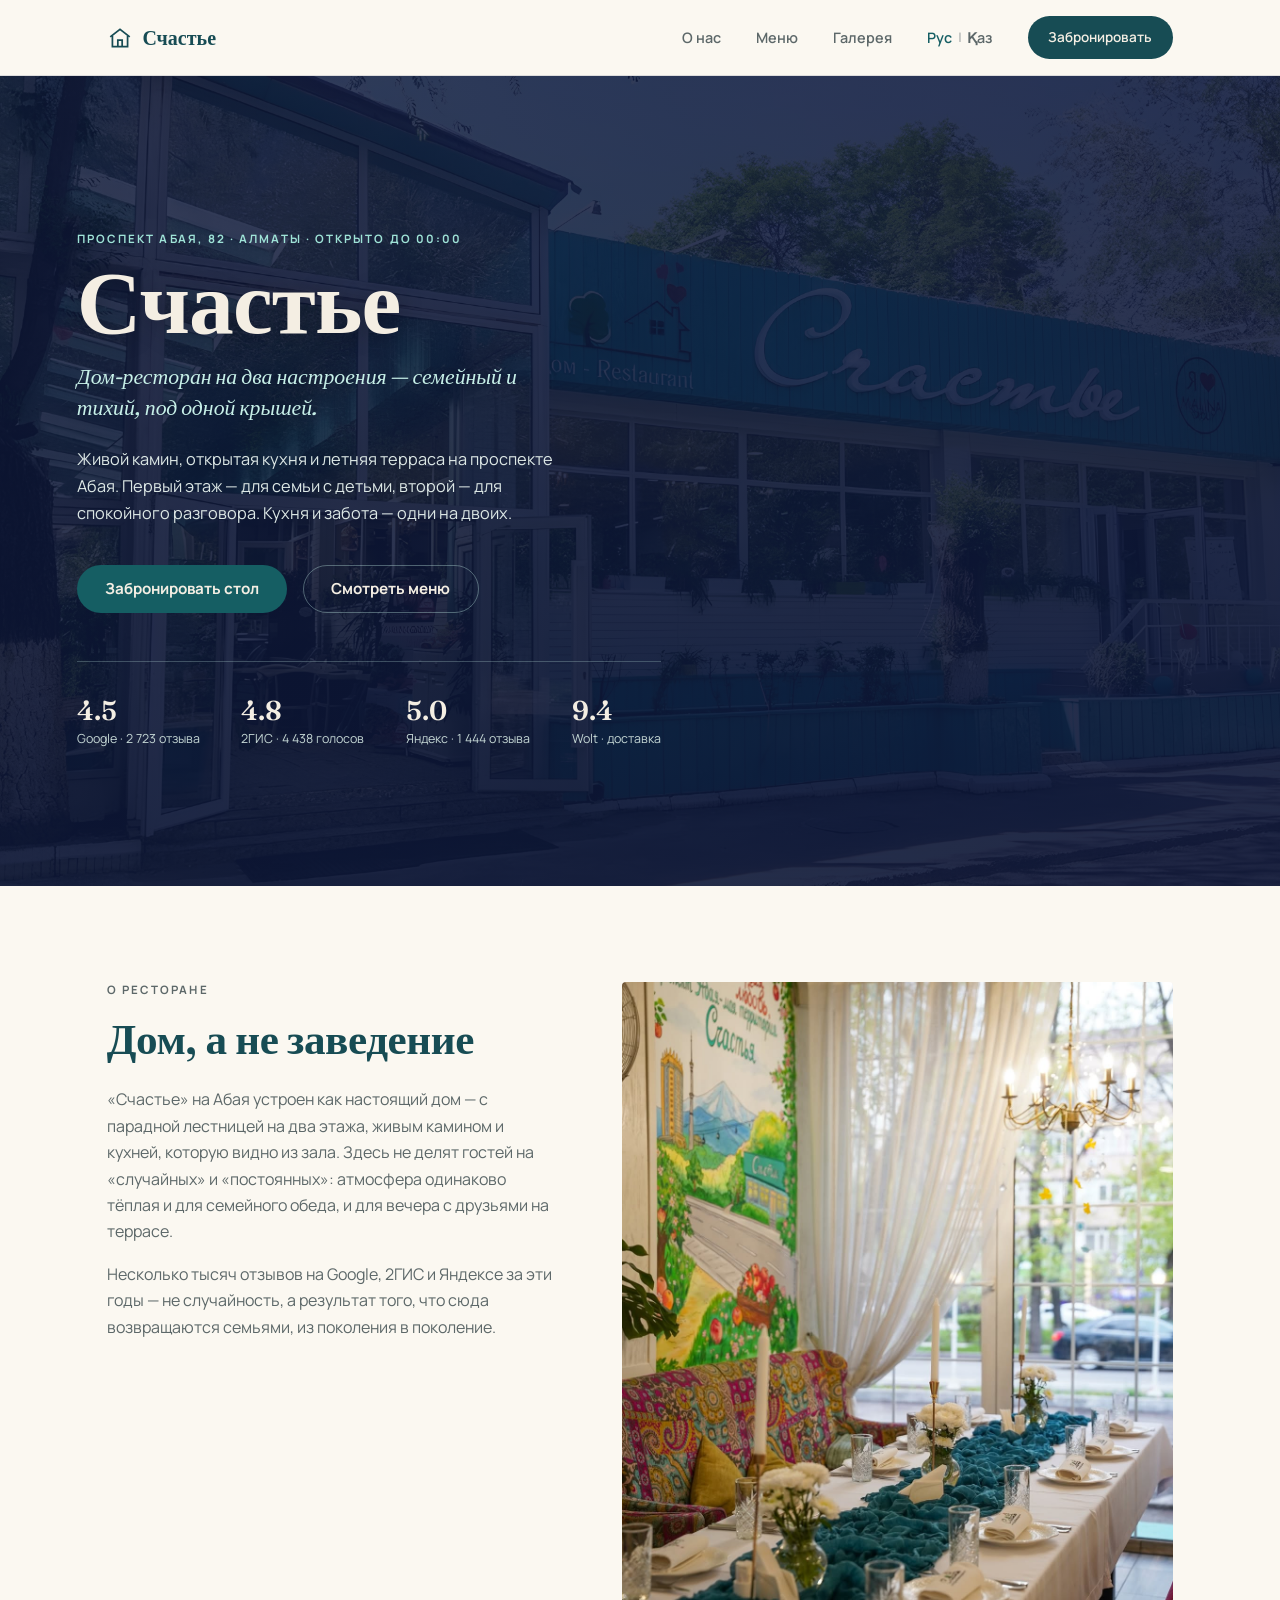
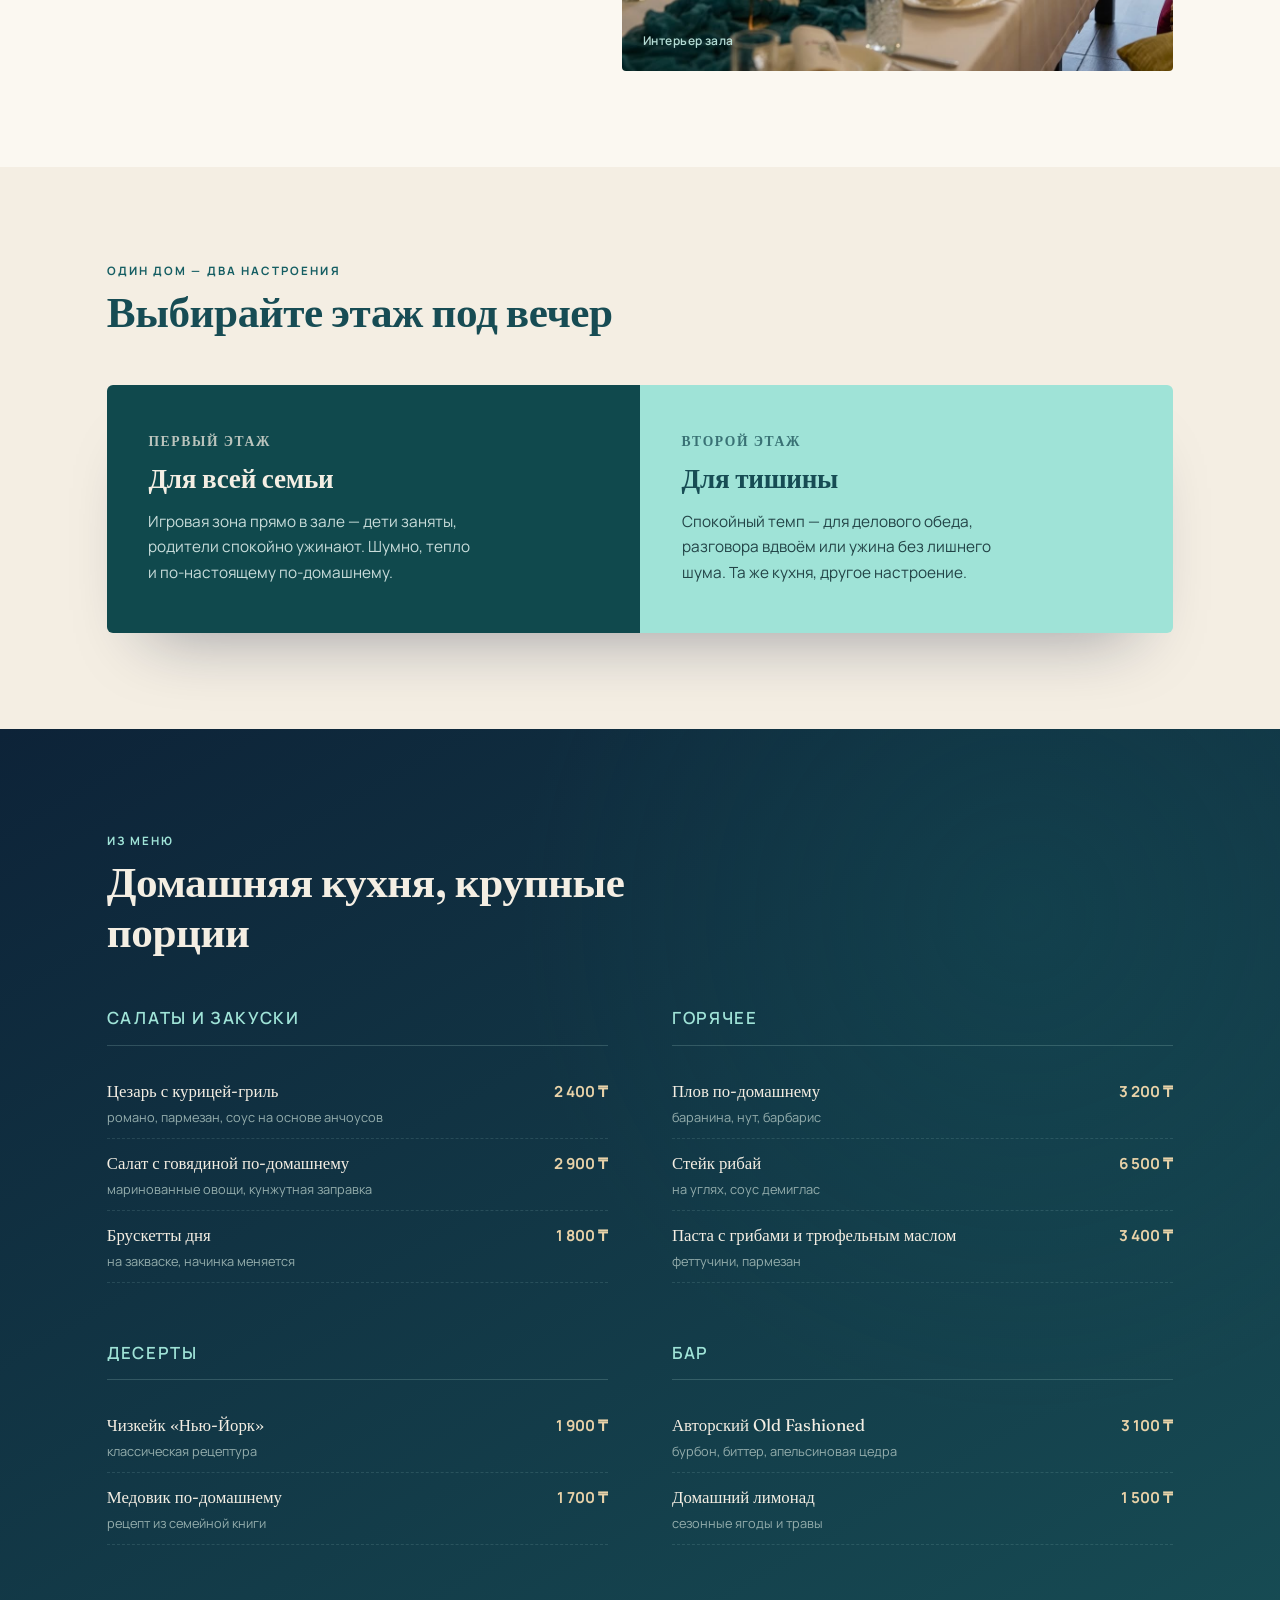
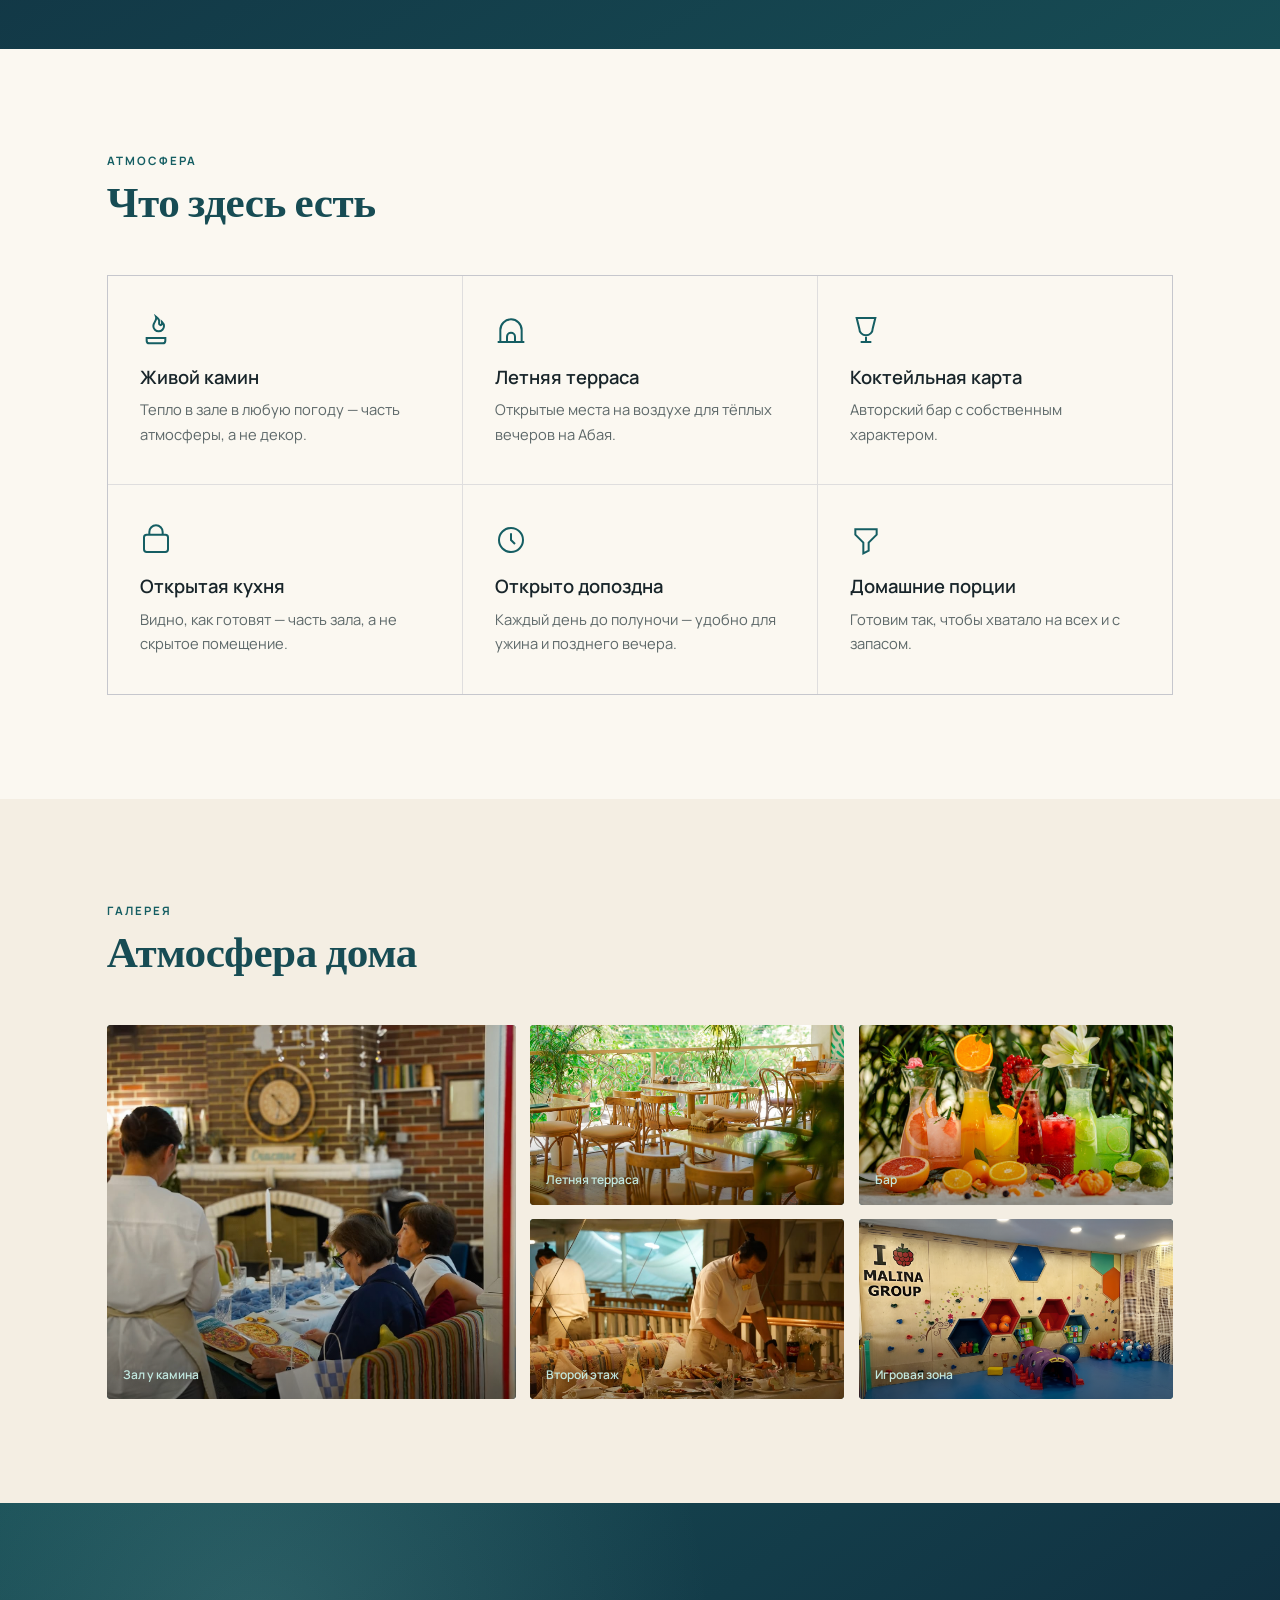
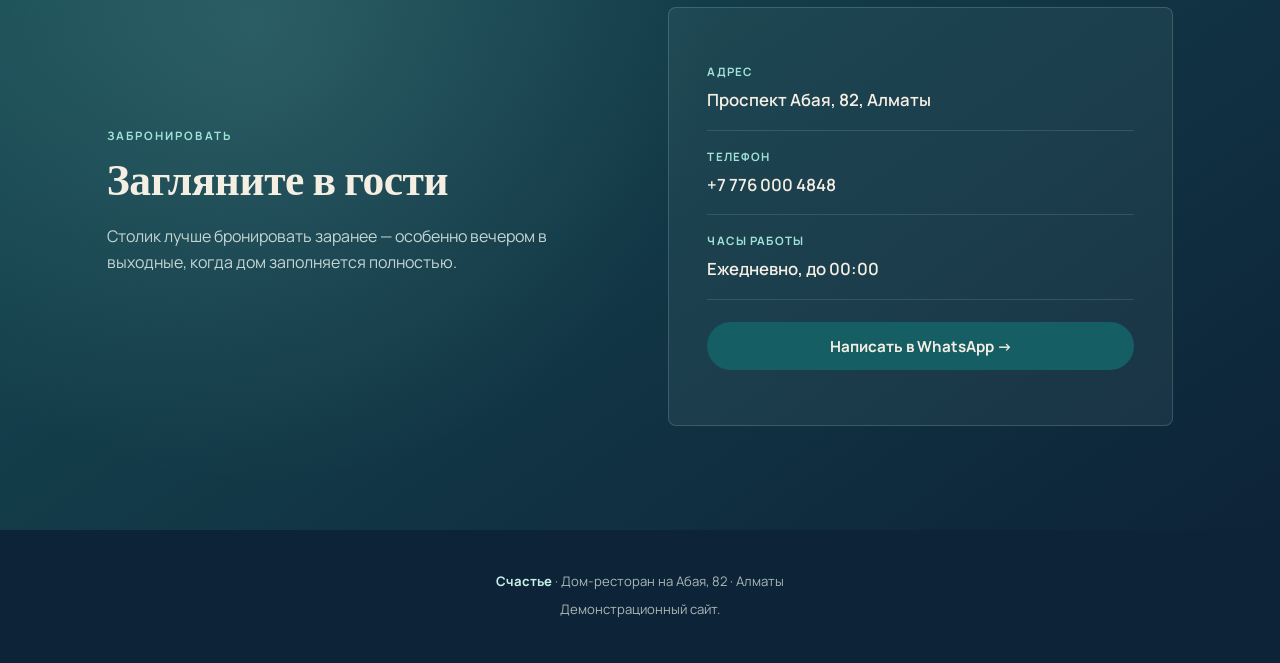
<file: index.html>
<!DOCTYPE html>
<html lang="ru">
<head>
  <meta charset="UTF-8">
  <meta author="alenlyu" description="Дом-ресторан Счастье на Абая, 82 в Алматы. Живой камин, открытая кухня, летняя терраса">
  <meta name="viewport" content="width=device-width, initial-scale=1.0">
  <title>Счастье - дом-ресторан на Абая, 82</title>
  <link rel="icon" type="image/jpeg" href="logotip.jpg">
  <link rel="stylesheet" href="./style.css">
</head>

<body>

  <nav class="nav">
    <div class="nav-inner">
      <a href="#" class="nav-mark">
        <svg viewBox="0 0 24 24" fill="none" stroke="currentColor" stroke-width="1.6"><path d="M3 11l9-7 9 7"/><path d="M5 10v10h14V10"/><path d="M10 20v-6h4v6"/></svg>
        Счастье
      </a>
      <div class="nav-links">
        <a href="#about">О нас</a>
        <a href="#menu">Меню</a>
        <a href="#gallery">Галерея</a>
        <div class="language-switch">
          <a href="./index.html" class="active">Рус</a>
          <span>|</span>
          <a href="./kk.html">Қаз</a>
        </div>
        <a href="#contact" class="nav-cta">Забронировать</a>
      </div>
    </div>
  </nav>
  
  <header class="hero">
    <div class="hero-inner">
      <p class="eyebrow">Проспект Абая, 82 · Алматы · Открыто до 00:00</p>
      <h1>Счастье</h1>
      <p class="dek">Дом-ресторан на два настроения — семейный и тихий, под одной крышей.</p>
      <p class="lead">Живой камин, открытая кухня и летняя терраса на проспекте Абая. Первый этаж — для семьи с детьми, второй — для спокойного разговора. Кухня и забота — одни на двоих.</p>
      <div class="hero-actions">
        <a class="btn btn-primary" href="#contact">Забронировать стол</a>
        <a class="btn btn-ghost" href="#menu">Смотреть меню</a>
      </div>
      <div class="stat-row">
        <div class="stat"><div class="num">4.5</div><div class="cap">Google · 2 723 отзыва</div></div>
        <div class="stat"><div class="num">4.8</div><div class="cap">2ГИС · 4 438 голосов</div></div>
        <div class="stat"><div class="num">5.0</div><div class="cap">Яндекс · 1 444 отзыва</div></div>
        <div class="stat"><div class="num">9.4</div><div class="cap">Wolt · доставка</div></div>
      </div>
    </div>
  </header>
  
  <section class="about" id="about">
    <div class="wrap about-grid">
      <div>
        <p class="eyebrow">О ресторане</p>
        <h2>Дом, а не заведение</h2>
        <p>«Счастье» на Абая устроен как настоящий дом — с парадной лестницей на два этажа, живым камином и кухней, которую видно из зала. Здесь не делят гостей на «случайных» и «постоянных»: атмосфера одинаково тёплая и для семейного обеда, и для вечера с друзьями на террасе.</p>
        <p>Несколько тысяч отзывов на Google, 2ГИС и Яндексе за эти годы — не случайность, а результат того, что сюда возвращаются семьями, из поколения в поколение.</p>
      </div>
      <div class="about-visual">
        <img src="./intV2.jpg" alt="Интерьер ресторана">
      </div>
    </div>
  </section>
  
  <section class="floors" id="floors">
    <div class="wrap">
      <div class="section-head">
        <p class="eyebrow">Один дом — два настроения</p>
        <h2>Выбирайте этаж под вечер</h2>
      </div>
      <div class="floor-split">
        <div class="floor-card f1">
          <div class="floor-number">Первый этаж</div>
          <h3>Для всей семьи</h3>
          <p>Игровая зона прямо в зале — дети заняты, родители спокойно ужинают. Шумно, тепло и по-настоящему по-домашнему.</p>
        </div>
        <div class="floor-card f2">
          <div class="floor-number">Второй этаж</div>
          <h3>Для тишины</h3>
          <p>Спокойный темп — для делового обеда, разговора вдвоём или ужина без лишнего шума. Та же кухня, другое настроение.</p>
        </div>
      </div>
    </div>
  </section>
  
  <section class="menu" id="menu">
    <div class="wrap">
      <div class="section-head">
        <p class="eyebrow">Из меню</p>
        <h2>Домашняя кухня, крупные порции</h2>
      </div>
      <!-- <p class="menu-note">Дополнительный текст для меня</p> -->
      <div class="menu-columns">
        <div class="menu-cat">
          <h3>Салаты и закуски</h3>
          <div class="menu-item"><div><span class="name">Цезарь с курицей-гриль</span><span class="desc">романо, пармезан, соус на основе анчоусов</span></div><div class="price">2 400 ₸</div></div>
          <div class="menu-item"><div><span class="name">Салат с говядиной по-домашнему</span><span class="desc">маринованные овощи, кунжутная заправка</span></div><div class="price">2 900 ₸</div></div>
          <div class="menu-item"><div><span class="name">Брускетты дня</span><span class="desc">на закваске, начинка меняется</span></div><div class="price">1 800 ₸</div></div>
        </div>
        <div class="menu-cat">
          <h3>Горячее</h3>
          <div class="menu-item"><div><span class="name">Плов по-домашнему</span><span class="desc">баранина, нут, барбарис</span></div><div class="price">3 200 ₸</div></div>
          <div class="menu-item"><div><span class="name">Стейк рибай</span><span class="desc">на углях, соус демиглас</span></div><div class="price">6 500 ₸</div></div>
          <div class="menu-item"><div><span class="name">Паста с грибами и трюфельным маслом</span><span class="desc">феттучини, пармезан</span></div><div class="price">3 400 ₸</div></div>
        </div>
        <div class="menu-cat">
          <h3>Десерты</h3>
          <div class="menu-item"><div><span class="name">Чизкейк «Нью-Йорк»</span><span class="desc">классическая рецептура</span></div><div class="price">1 900 ₸</div></div>
          <div class="menu-item"><div><span class="name">Медовик по-домашнему</span><span class="desc">рецепт из семейной книги</span></div><div class="price">1 700 ₸</div></div>
        </div>
        <div class="menu-cat">
          <h3>Бар</h3>
          <div class="menu-item"><div><span class="name">Авторский Old Fashioned</span><span class="desc">бурбон, биттер, апельсиновая цедра</span></div><div class="price">3 100 ₸</div></div>
          <div class="menu-item"><div><span class="name">Домашний лимонад</span><span class="desc">сезонные ягоды и травы</span></div><div class="price">1 500 ₸</div></div>
        </div>
      </div>
    </div>
  </section>
  
  <section class="features">
    <div class="wrap">
      <div class="section-head">
        <p class="eyebrow">Атмосфера</p>
        <h2>Что здесь есть</h2>
      </div>
      <div class="feature-grid">
        <div class="feature-card">
          <svg class="feature-icon" viewBox="0 0 24 24" fill="none" stroke="currentColor" stroke-width="1.5"><path d="M12 2c1 3-2 4-2 7a4 4 0 0 0 8 0c0-1.5-.8-2.3-1.5-3 .3 2-1 2.8-1.8 2-1-1 .3-2.5-.7-4C13 3 12.5 2.4 12 2Z"/><path d="M7 22h10a2 2 0 0 0 2-2v-2H5v2a2 2 0 0 0 2 2Z"/></svg>
          <h4>Живой камин</h4>
          <p>Тепло в зале в любую погоду — часть атмосферы, а не декор.</p>
        </div>
        <div class="feature-card">
          <svg class="feature-icon" viewBox="0 0 24 24" fill="none" stroke="currentColor" stroke-width="1.5"><path d="M4 21v-9a8 8 0 0 1 16 0v9"/><path d="M2 21h20"/><path d="M9 21v-4a3 3 0 0 1 6 0v4"/></svg>
          <h4>Летняя терраса</h4>
          <p>Открытые места на воздухе для тёплых вечеров на Абая.</p>
        </div>
        <div class="feature-card">
          <svg class="feature-icon" viewBox="0 0 24 24" fill="none" stroke="currentColor" stroke-width="1.5"><path d="M8 21h8"/><path d="M12 17v4"/><path d="M5 3h14l-2 8a5 5 0 0 1-10 0Z"/></svg>
          <h4>Коктейльная карта</h4>
          <p>Авторский бар с собственным характером.</p>
        </div>
        <div class="feature-card">
          <svg class="feature-icon" viewBox="0 0 24 24" fill="none" stroke="currentColor" stroke-width="1.5"><rect x="3" y="8" width="18" height="13" rx="2"/><path d="M7 8V6a5 5 0 0 1 10 0v2"/></svg>
          <h4>Открытая кухня</h4>
          <p>Видно, как готовят — часть зала, а не скрытое помещение.</p>
        </div>
        <div class="feature-card">
          <svg class="feature-icon" viewBox="0 0 24 24" fill="none" stroke="currentColor" stroke-width="1.5"><circle cx="12" cy="12" r="9"/><path d="M12 7v5l3 3"/></svg>
          <h4>Открыто допоздна</h4>
          <p>Каждый день до полуночи — удобно для ужина и позднего вечера.</p>
        </div>
        <div class="feature-card">
          <svg class="feature-icon" viewBox="0 0 24 24" fill="none" stroke="currentColor" stroke-width="1.5"><path d="M4 4h16v4l-6 6v6l-4 2v-8L4 8Z"/></svg>
          <h4>Домашние порции</h4>
          <p>Готовим так, чтобы хватало на всех и с запасом.</p>
        </div>
      </div>
    </div>
  </section>
  
  <section class="gallery" id="gallery">
    <div class="wrap">
      <div class="section-head">
        <p class="eyebrow">Галерея</p>
        <h2>Атмосфера дома</h2>
      </div>
      <div class="gallery-grid">
        <div class="g-tile a">
          <img src="./chimneyroom.jpg" alt="Зал у камина">
          <span>Зал у камина</span>
        </div>
  
        <div class="g-tile b">
          <img src="./sumterrace.jpg" alt="Летняя терраса">
          <span>Летняя терраса</span>
        </div>
  
        <div class="g-tile c">
          <img src="./drinks.png" alt="Открытая кухня">
          <span>Бар</span>
        </div>
  
        <div class="g-tile d">
          <img src="./secfloor.jpg" alt="Второй этаж">
          <span>Второй этаж</span>
        </div>
  
        <div class="g-tile e">
          <img src="./playground.png" alt="Бар">
          <span>Игровая зона</span>
        </div>
  
      </div>
    </div>
  </section>
  
  <section class="contact" id="contact">
    <div class="wrap contact-grid">
      <div>
        <p class="eyebrow">Забронировать</p>
        <h2>Загляните в гости</h2>
        <p class="lead">Столик лучше бронировать заранее — особенно вечером в выходные, когда дом заполняется полностью.</p>
      </div>
      <div class="contact-card">
        <div class="c-row">
          <div class="label">Адрес</div>
          <a class="value" href="https://www.google.com/maps/place/Abay+Ave+82,+Almaty" target="_blank" rel="noopener">Проспект Абая, 82, Алматы</a>
        </div>
        <div class="c-row">
          <div class="label">Телефон</div>
          <a class="value" href="tel:+77760004848">+7 776 000 4848</a>
        </div>
        <div class="c-row">
          <div class="label">Часы работы</div>
          <div class="value">Ежедневно, до 00:00</div>
        </div>
        <div class="c-row" style="border-bottom:none; padding-top:1.4rem;">
          <a class="btn btn-primary" style="width:100%; justify-content:center;" href="https://wa.me/77760004848?text=Здравствуйте!%20Хочу%20забронировать%20столик." target="_blank" rel="noopener">Написать в WhatsApp →</a>
        </div>
      </div>
    </div>
  </section>
  
  <footer>
    <p><strong>Счастье</strong> · Дом-ресторан на Абая, 82 · Алматы</p>
    <p style="margin-top:0.4rem;">Демонстрационный сайт.</p>
  </footer>

</body>
</html>
</file>
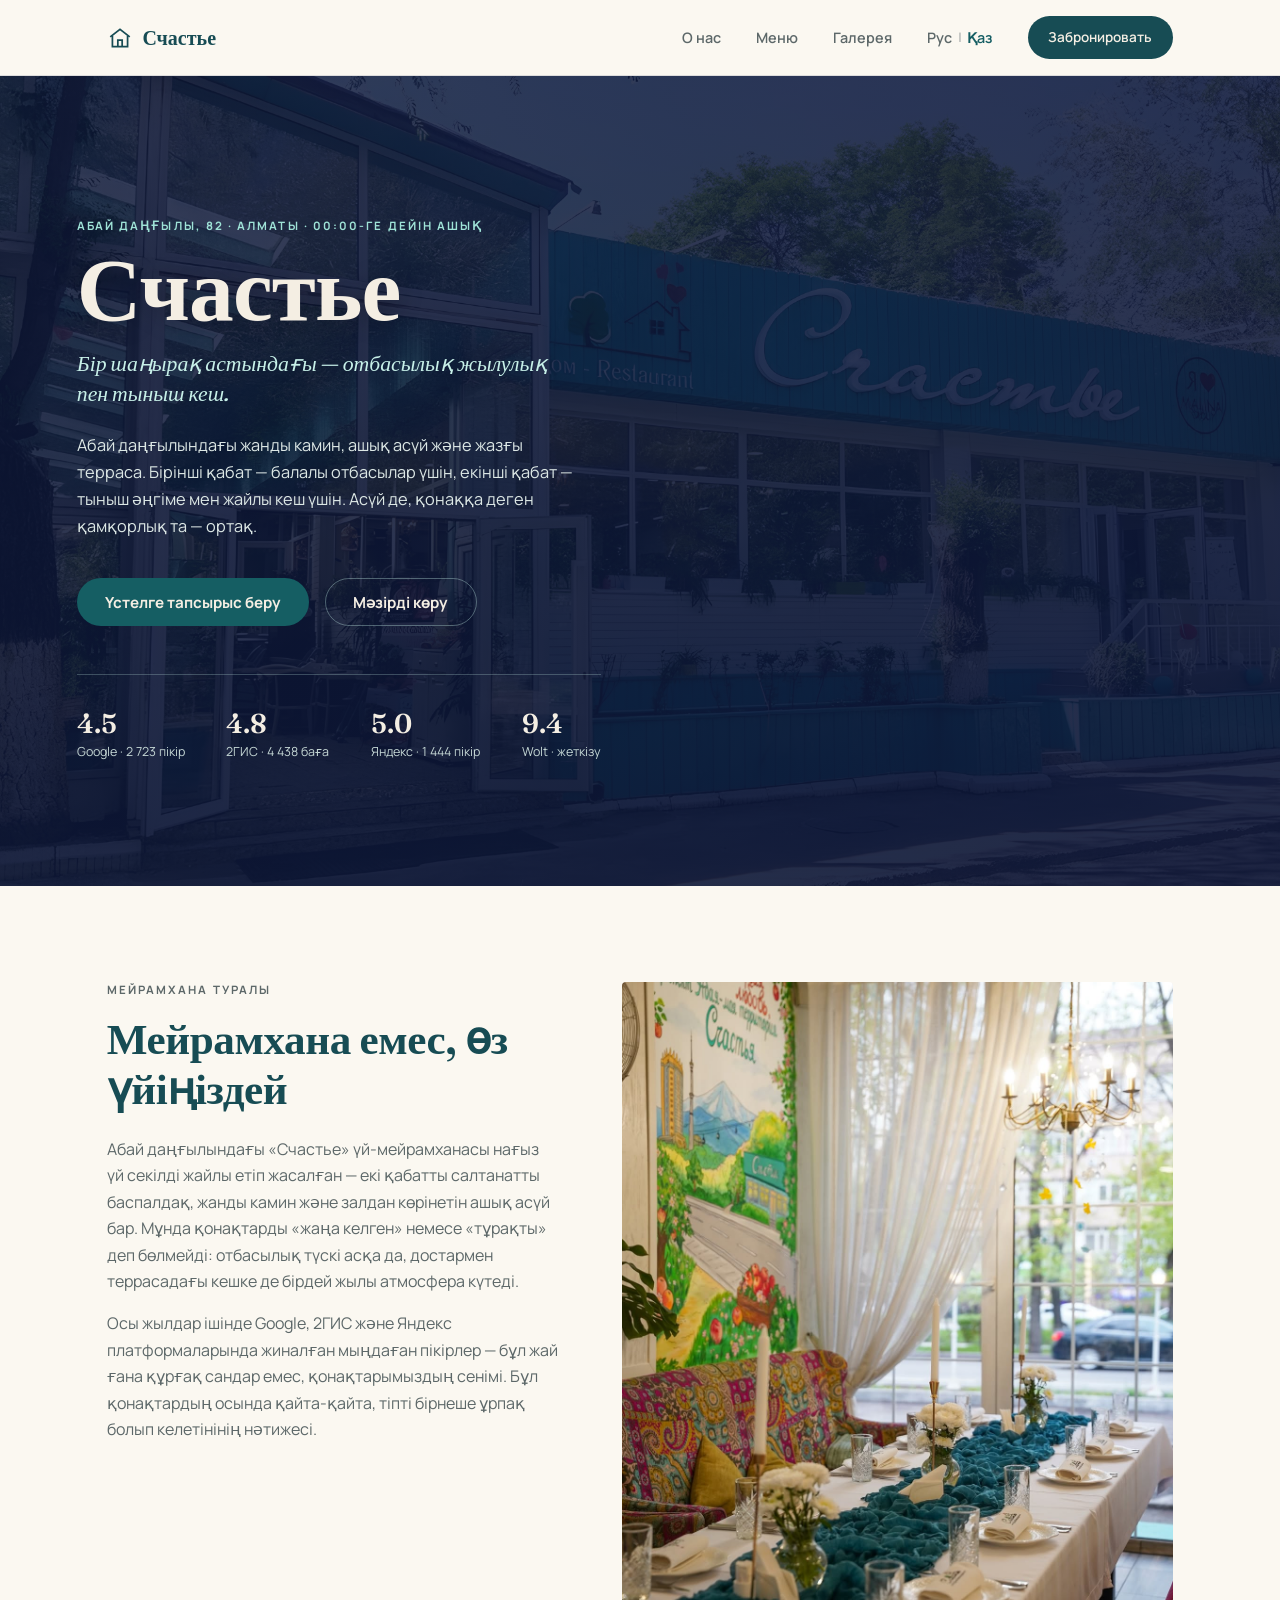
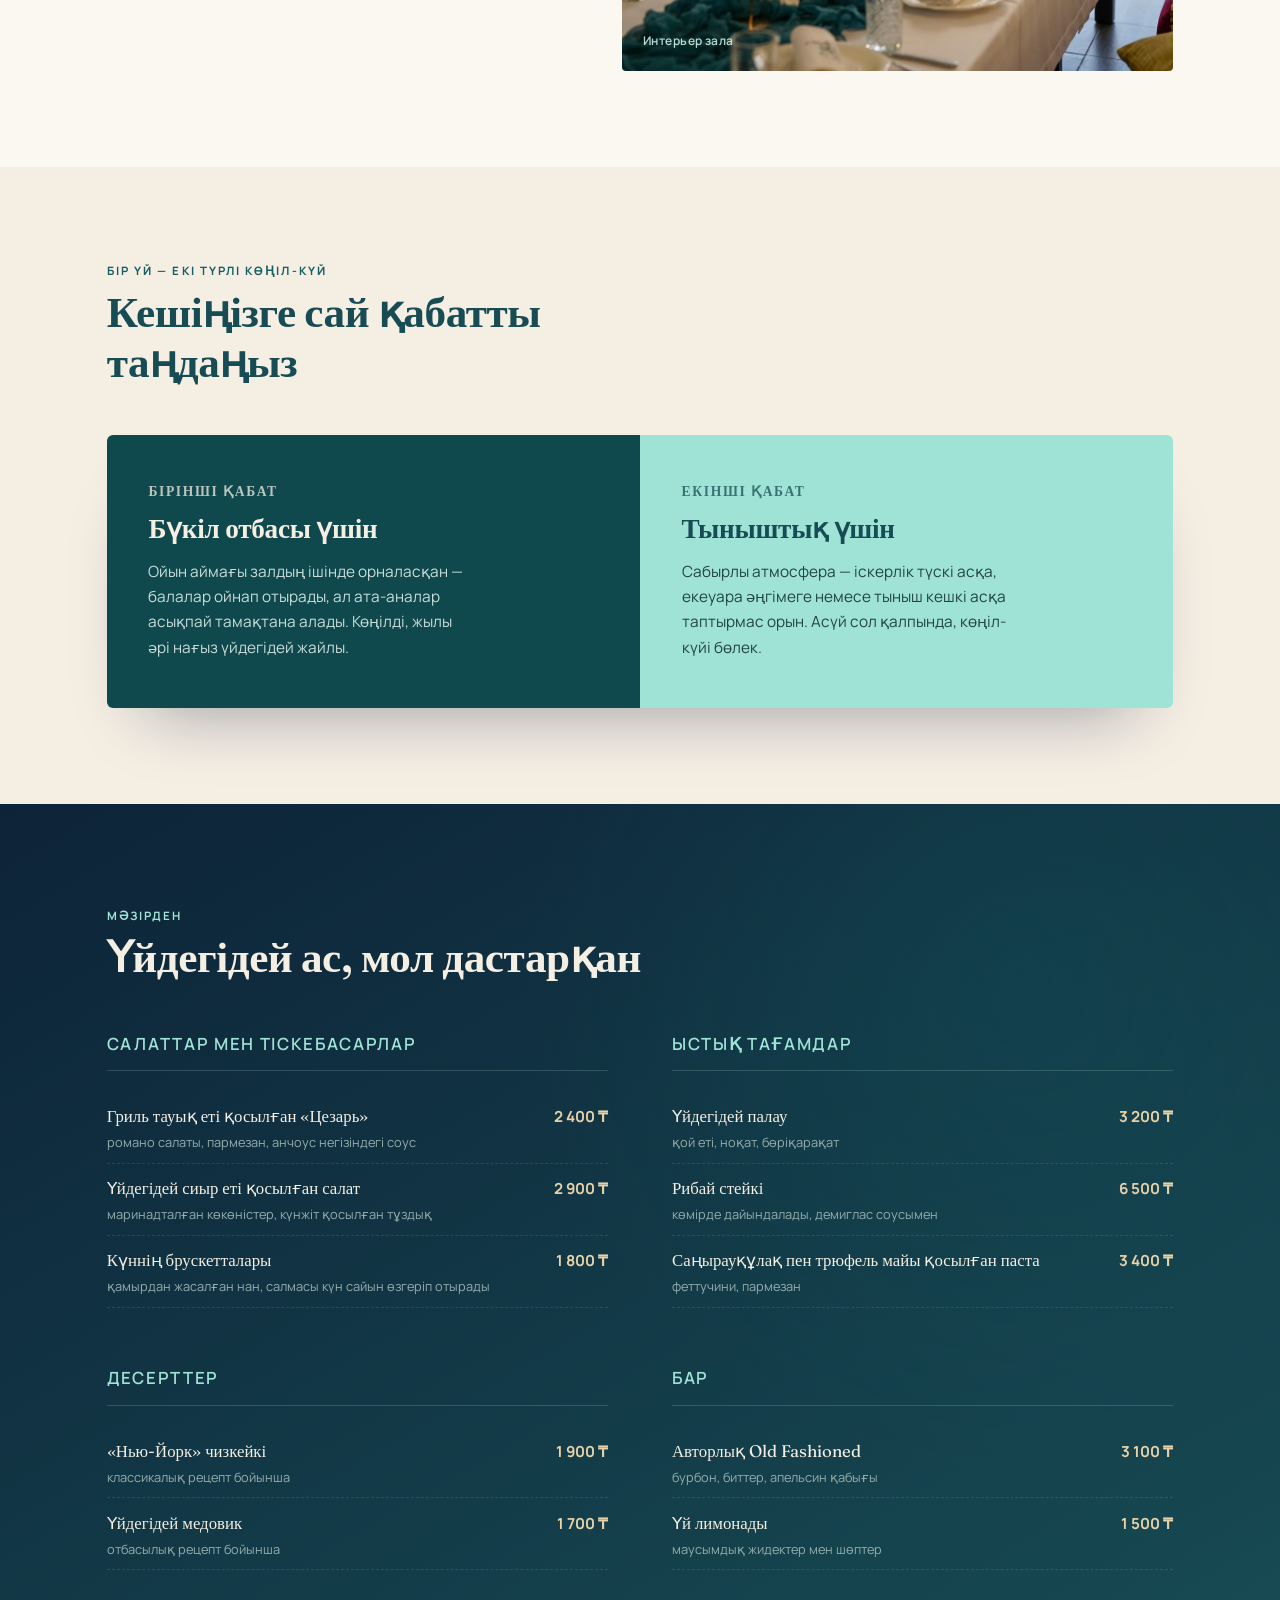
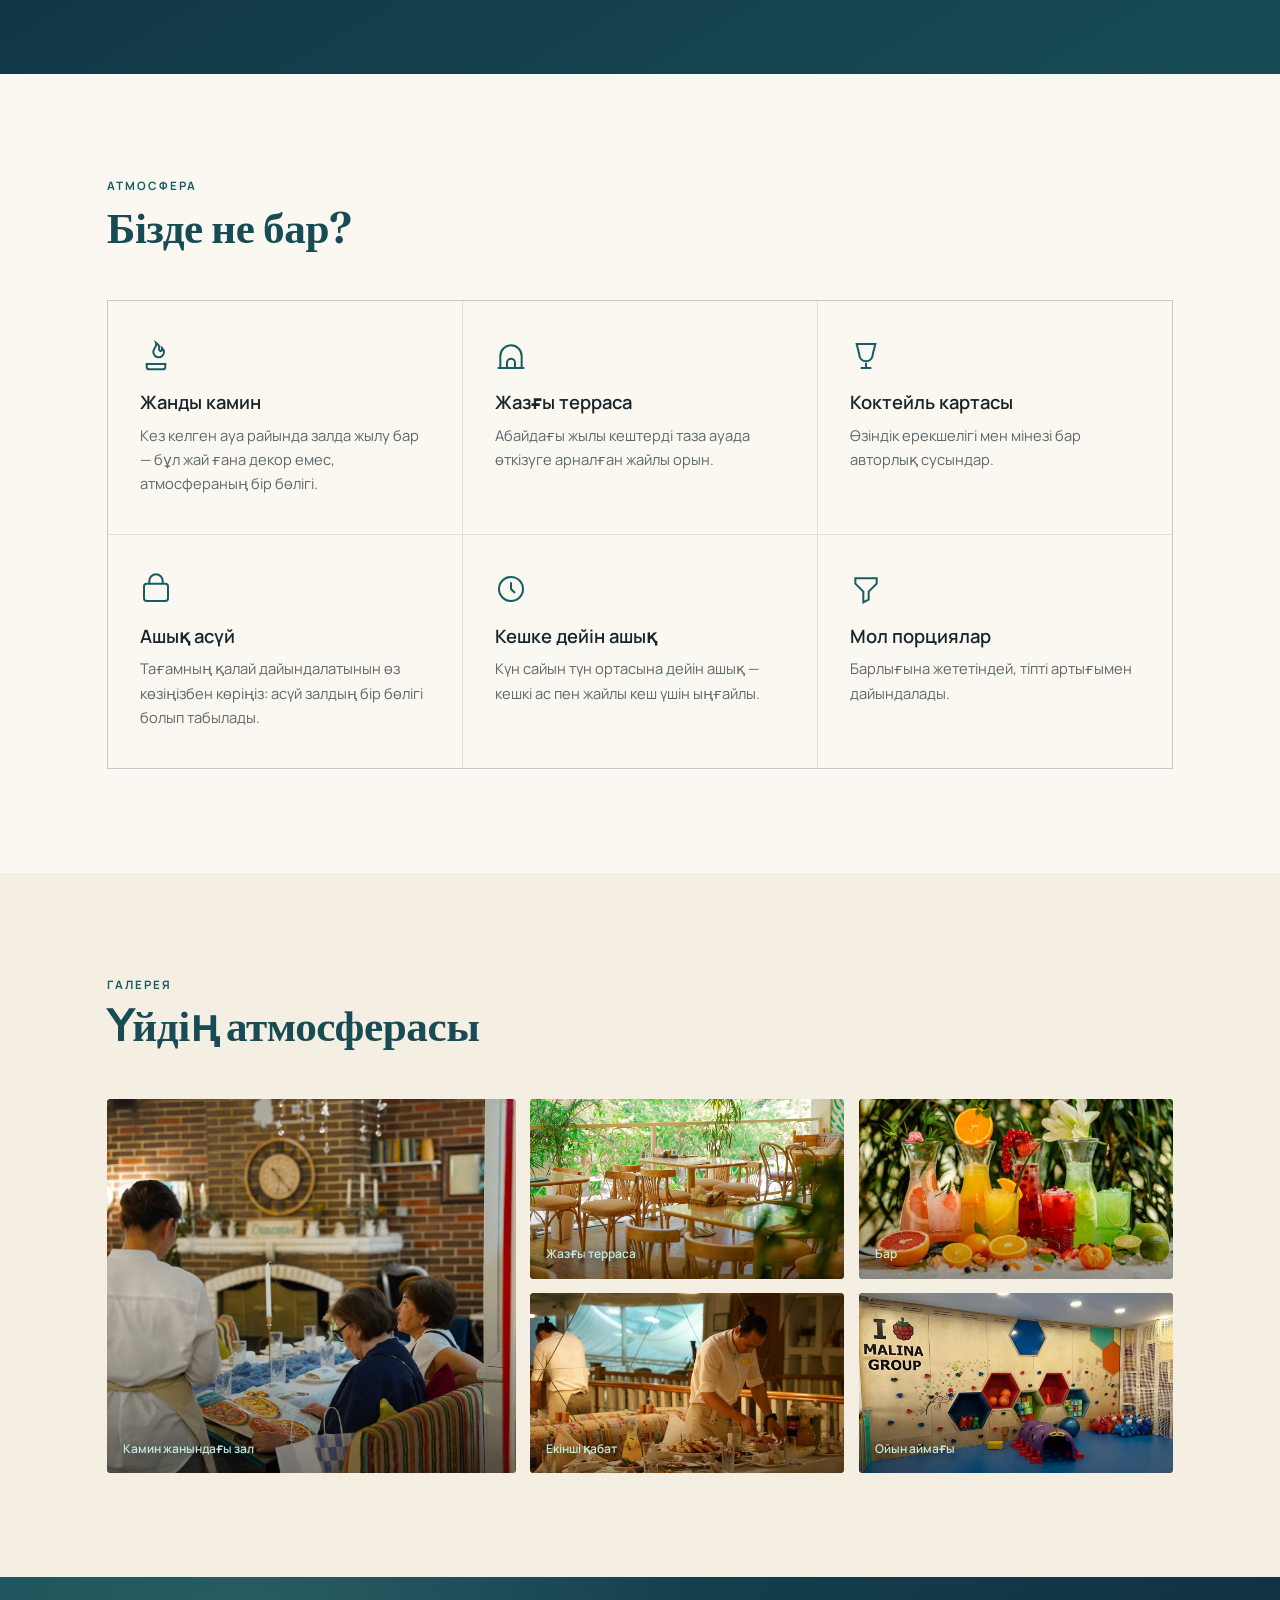
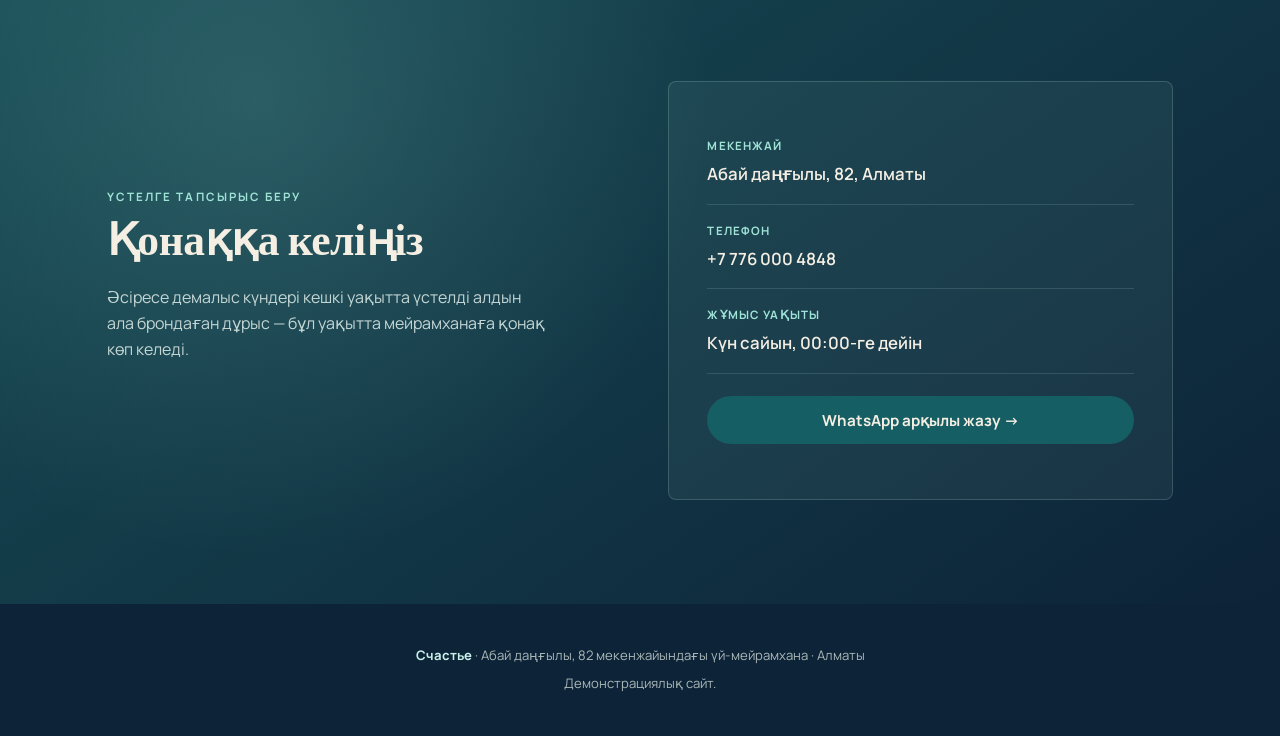
<file: kk.html>
<!DOCTYPE html>
<html lang="kk">
<head>
  <meta charset="UTF-8">
  <meta author="alenlyu" description="Алматы қаласы, Абай даңғылы 82 мекенжайындағы «Счастье» үй-мейрамханасы. Жанды камин, ашық асүй және жазғы терраса">
  <meta name="viewport" content="width=device-width, initial-scale=1.0">
  <title>Счастье - Абай даңғылы, 82 мекенжайындағы үй-мейрамхана</title>
  <link rel="icon" type="image/jpeg" href="logotip.jpg">
  <link rel="stylesheet" href="./style.css">
</head>

<body>

  <nav class="nav">
    <div class="nav-inner">
      <a href="#" class="nav-mark">
        <svg viewBox="0 0 24 24" fill="none" stroke="currentColor" stroke-width="1.6"><path d="M3 11l9-7 9 7"/><path d="M5 10v10h14V10"/><path d="M10 20v-6h4v6"/></svg>
        Счастье
      </a>

      <div class="nav-links">

        <a href="#about">О нас</a>
        <a href="#menu">Меню</a>
        <a href="#gallery">Галерея</a>

        <div class="language-switch">
          <a href="./index.html">Рус</a>
          <span>|</span>
          <a href="./kk.html" class="active">Қаз</a>
        </div>

        <a href="#contact" class="nav-cta">Забронировать</a>

    </div>
    </div>
  </nav>
  
  <header class="hero">
    <div class="hero-inner">

      <p class="eyebrow">Абай даңғылы, 82 · Алматы · 00:00-ге дейін ашық</p>

      <h1>Счастье</h1>

      <p class="dek">
        Бір шаңырақ астындағы — отбасылық жылулық пен тыныш кеш.
      </p>

      <p class="lead">
        Абай даңғылындағы жанды камин, ашық асүй және жазғы терраса. 
        Бірінші қабат — балалы отбасылар үшін, екінші қабат — тыныш әңгіме мен жайлы кеш үшін. 
        Асүй де, қонаққа деген қамқорлық та — ортақ.
      </p>

      <div class="hero-actions">
        <a class="btn btn-primary" href="#contact">Үстелге тапсырыс беру</a>
        <a class="btn btn-ghost" href="#menu">Мәзірді көру</a>
      </div>

      <div class="stat-row">
        <div class="stat">
          <div class="num">4.5</div>
          <div class="cap">Google · 2 723 пікір</div>
        </div>

        <div class="stat">
          <div class="num">4.8</div>
          <div class="cap">2ГИС · 4 438 баға</div>
        </div>

        <div class="stat">
          <div class="num">5.0</div>
          <div class="cap">Яндекс · 1 444 пікір</div>
        </div>

        <div class="stat">
          <div class="num">9.4</div>
          <div class="cap">Wolt · жеткізу</div>
        </div>
      </div>

    </div>
  </header>
  
  <section class="about" id="about">
    <div class="wrap about-grid">

      <div>
        <p class="eyebrow">Мейрамхана туралы</p>

        <h2>Мейрамхана емес, өз үйіңіздей</h2>

        <p>
          Абай даңғылындағы «Счастье» үй-мейрамханасы нағыз үй секілді жайлы етіп жасалған — 
          екі қабатты салтанатты баспалдақ, жанды камин және залдан көрінетін ашық асүй бар. 
          Мұнда қонақтарды «жаңа келген» немесе «тұрақты» деп бөлмейді: 
          отбасылық түскі асқа да, достармен террасадағы кешке де бірдей жылы атмосфера күтеді.
        </p>

        <p>
          Осы жылдар ішінде Google, 2ГИС және Яндекс платформаларында жиналған мыңдаған пікірлер — бұл жай ғана құрғақ сандар емес, қонақтарымыздың сенімі. 
          Бұл қонақтардың осында қайта-қайта, тіпті бірнеше ұрпақ болып келетінінің нәтижесі.
        </p>
      </div>

      <div class="about-visual">
        <img src="./intV2.jpg" alt="Мейрамхана интерьері">
      </div>

    </div>
  </section>
  
  <section class="floors" id="floors">
    <div class="wrap">

      <div class="section-head">
        <p class="eyebrow">Бір үй — екі түрлі көңіл-күй</p>
        <h2>Кешіңізге сай қабатты таңдаңыз</h2>
      </div>

      <div class="floor-split">

        <div class="floor-card f1">
          <div class="floor-number">Бірінші қабат</div>

          <h3>Бүкіл отбасы үшін</h3>

          <p>
            Ойын аймағы залдың ішінде орналасқан — балалар ойнап отырады, 
            ал ата-аналар асықпай тамақтана алады. 
            Көңілді, жылы әрі нағыз үйдегідей жайлы.
          </p>
        </div>

        <div class="floor-card f2">
          <div class="floor-number">Екінші қабат</div>

          <h3>Тыныштық үшін</h3>

          <p>
            Сабырлы атмосфера — іскерлік түскі асқа, екеуара әңгімеге 
            немесе тыныш кешкі асқа таптырмас орын. 
            Асүй сол қалпында, көңіл-күйі бөлек.
          </p>
        </div>

      </div>
    </div>
  </section>
  
  <section class="menu" id="menu">
    <div class="wrap">

      <div class="section-head">
        <p class="eyebrow">Мәзірден</p>
        <h2>Үйдегідей ас, мол дастарқан</h2>
      </div>

      <div class="menu-columns">

        <div class="menu-cat">
          <h3>Салаттар мен тіскебасарлар</h3>

          <div class="menu-item">
            <div>
              <span class="name">Гриль тауық еті қосылған «Цезарь»</span>
              <span class="desc">романо салаты, пармезан, анчоус негізіндегі соус</span>
            </div>
            <div class="price">2 400 ₸</div>
          </div>

          <div class="menu-item">
            <div>
              <span class="name">Үйдегідей сиыр еті қосылған салат</span>
              <span class="desc">маринадталған көкөністер, күнжіт қосылған тұздық</span>
            </div>
            <div class="price">2 900 ₸</div>
          </div>

          <div class="menu-item">
            <div>
              <span class="name">Күннің брускетталары</span>
              <span class="desc">қамырдан жасалған нан, салмасы күн сайын өзгеріп отырады</span>
            </div>
            <div class="price">1 800 ₸</div>
          </div>
        </div>


        <div class="menu-cat">
          <h3>Ыстық тағамдар</h3>

          <div class="menu-item">
            <div>
              <span class="name">Үйдегідей палау</span>
              <span class="desc">қой еті, ноқат, бөріқарақат</span>
            </div>
            <div class="price">3 200 ₸</div>
          </div>

          <div class="menu-item">
            <div>
              <span class="name">Рибай стейкі</span>
              <span class="desc">көмірде дайындалады, демиглас соусымен</span>
            </div>
            <div class="price">6 500 ₸</div>
          </div>

          <div class="menu-item">
            <div>
              <span class="name">Саңырауқұлақ пен трюфель майы қосылған паста</span>
              <span class="desc">феттучини, пармезан</span>
            </div>
            <div class="price">3 400 ₸</div>
          </div>
        </div>


        <div class="menu-cat">
          <h3>Десерттер</h3>

          <div class="menu-item">
            <div>
              <span class="name">«Нью-Йорк» чизкейкі</span>
              <span class="desc">классикалық рецепт бойынша</span>
            </div>
            <div class="price">1 900 ₸</div>
          </div>

          <div class="menu-item">
            <div>
              <span class="name">Үйдегідей медовик</span>
              <span class="desc">отбасылық рецепт бойынша</span>
            </div>
            <div class="price">1 700 ₸</div>
          </div>
        </div>


        <div class="menu-cat">
          <h3>Бар</h3>

          <div class="menu-item">
            <div>
              <span class="name">Авторлық Old Fashioned</span>
              <span class="desc">бурбон, биттер, апельсин қабығы</span>
            </div>
            <div class="price">3 100 ₸</div>
          </div>

          <div class="menu-item">
            <div>
              <span class="name">Үй лимонады</span>
              <span class="desc">маусымдық жидектер мен шөптер</span>
            </div>
            <div class="price">1 500 ₸</div>
          </div>
        </div>

      </div>
    </div>
  </section>
  
  <section class="features">
    <div class="wrap">

      <div class="section-head">
        <p class="eyebrow">Атмосфера</p>
        <h2>Бізде не бар?</h2>
      </div>

      <div class="feature-grid">

        <div class="feature-card">
          <svg class="feature-icon" viewBox="0 0 24 24" fill="none" stroke="currentColor" stroke-width="1.5"><path d="M12 2c1 3-2 4-2 7a4 4 0 0 0 8 0c0-1.5-.8-2.3-1.5-3 .3 2-1 2.8-1.8 2-1-1 .3-2.5-.7-4C13 3 12.5 2.4 12 2Z"/><path d="M7 22h10a2 2 0 0 0 2-2v-2H5v2a2 2 0 0 0 2 2Z"/></svg>

          <h4>Жанды камин</h4>
          <p>Кез келген ауа райында залда жылу бар — бұл жай ғана декор емес, атмосфераның бір бөлігі.</p>
        </div>


        <div class="feature-card">
          <svg class="feature-icon" viewBox="0 0 24 24" fill="none" stroke="currentColor" stroke-width="1.5"><path d="M4 21v-9a8 8 0 0 1 16 0v9"/><path d="M2 21h20"/><path d="M9 21v-4a3 3 0 0 1 6 0v4"/></svg>

          <h4>Жазғы терраса</h4>
          <p>Абайдағы жылы кештерді таза ауада өткізуге арналған жайлы орын.</p>
        </div>


        <div class="feature-card">
          <svg class="feature-icon" viewBox="0 0 24 24" fill="none" stroke="currentColor" stroke-width="1.5"><path d="M8 21h8"/><path d="M12 17v4"/><path d="M5 3h14l-2 8a5 5 0 0 1-10 0Z"/></svg>

          <h4>Коктейль картасы</h4>
          <p>Өзіндік ерекшелігі мен мінезі бар авторлық сусындар.</p>
        </div>


        <div class="feature-card">
          <svg class="feature-icon" viewBox="0 0 24 24" fill="none" stroke="currentColor" stroke-width="1.5"><rect x="3" y="8" width="18" height="13" rx="2"/><path d="M7 8V6a5 5 0 0 1 10 0v2"/></svg>

          <h4>Ашық асүй</h4>
          <p>Тағамның қалай дайындалатынын өз көзіңізбен көріңіз: асүй залдың бір бөлігі болып табылады.</p>
        </div>


        <div class="feature-card">
          <svg class="feature-icon" viewBox="0 0 24 24" fill="none" stroke="currentColor" stroke-width="1.5"><circle cx="12" cy="12" r="9"/><path d="M12 7v5l3 3"/></svg>

          <h4>Кешке дейін ашық</h4>
          <p>Күн сайын түн ортасына дейін ашық — кешкі ас пен жайлы кеш үшін ыңғайлы.</p>
        </div>


        <div class="feature-card">
          <svg class="feature-icon" viewBox="0 0 24 24" fill="none" stroke="currentColor" stroke-width="1.5"><path d="M4 4h16v4l-6 6v6l-4 2v-8L4 8Z"/></svg>

          <h4>Мол порциялар</h4>
          <p>Барлығына жететіндей, тіпті артығымен дайындалады.</p>
        </div>

      </div>
    </div>
  </section>
  
  <section class="gallery" id="gallery">
    <div class="wrap">

      <div class="section-head">
        <p class="eyebrow">Галерея</p>
        <h2>Үйдің атмосферасы</h2>
      </div>

      <div class="gallery-grid">

        <div class="g-tile a">
          <img src="./chimneyroom.jpg" alt="Камин орналасқан зал">
          <span>Камин жанындағы зал</span>
        </div>
  
        <div class="g-tile b">
          <img src="./sumterrace.jpg" alt="Жазғы терраса">
          <span>Жазғы терраса</span>
        </div>
  
        <div class="g-tile c">
          <img src="./drinks.png" alt="Бар">
          <span>Бар</span>
        </div>
  
        <div class="g-tile d">
          <img src="./secfloor.jpg" alt="Екінші қабат">
          <span>Екінші қабат</span>
        </div>
  
        <div class="g-tile e">
          <img src="./playground.png" alt="Балаларға арналған ойын аймағы">
          <span>Ойын аймағы</span>
        </div>

      </div>
    </div>
  </section>
  
  <section class="contact" id="contact">
    <div class="wrap contact-grid">

      <div>
        <p class="eyebrow">Үстелге тапсырыс беру</p>

        <h2>Қонаққа келіңіз</h2>

        <p class="lead">
          Әсіресе демалыс күндері кешкі уақытта үстелді алдын ала брондаған дұрыс — 
          бұл уақытта мейрамханаға қонақ көп келеді.
        </p>
      </div>


      <div class="contact-card">

        <div class="c-row">
          <div class="label">Мекенжай</div>

          <a class="value" href="https://www.google.com/maps/place/Abay+Ave+82,+Almaty" target="_blank" rel="noopener">
            Абай даңғылы, 82, Алматы
          </a>
        </div>


        <div class="c-row">
          <div class="label">Телефон</div>

          <a class="value" href="tel:+77760004848">
            +7 776 000 4848
          </a>
        </div>


        <div class="c-row">
          <div class="label">Жұмыс уақыты</div>

          <div class="value">
            Күн сайын, 00:00-ге дейін
          </div>
        </div>


        <div class="c-row" style="border-bottom:none; padding-top:1.4rem;">
          <a
            class="btn btn-primary"
            style="width:100%; justify-content:center;"
            href="https://wa.me/77760004848?text=Здравствуйте!%20Хочу%20забронировать%20столик."
            target="_blank"
            rel="noopener"
          >
            WhatsApp арқылы жазу →
          </a>
        </div>

      </div>
    </div>
  </section>
  
  <footer>
    <p>
      <strong>Счастье</strong> · Абай даңғылы, 82 мекенжайындағы үй-мейрамхана · Алматы
    </p>

    <p style="margin-top:0.4rem;">
      Демонстрациялық сайт.
    </p>
  </footer>

</body>
</html>
</file>
<file: style.css>
@import url("https://fonts.googleapis.com/css2?family=Fraunces:opsz,wght@9..144,400;9..144,500;9..144,600;9..144,700&family=Manrope:wght@400;500;600;700;800&display=swap");

/* =========================================================
   ROOT VARIABLES
   ========================================================= */

:root {
  --indigo: #174c54;
  --indigo-deep: #0d2338;

  --petrol: #155e63;
  --petrol-deep: #10494d;

  --aqua: #9fe3d7;
  --aqua-light: #c7f0e8;

  --sand: #d8b982;
  --sand-light: #e8d2a8;

  --beige: #f4eee3;
  --paper: #fbf8f1;

  --ink: #18252a;
  --ink-soft: #5d6869;

  --hairline: rgba(23, 37, 84, 0.12);

  --radius-sm: 4px;
  --radius-md: 8px;
  --radius-pill: 999px;

  --container: 1220px;

  --transition-fast: 0.2s ease;
  --transition-normal: 0.25s ease;
}

/* =========================================================
   RESET
   ========================================================= */

*,
*::before,
*::after {
  box-sizing: border-box;
  margin: 0;
  padding: 0;
}

html {
  scroll-behavior: smooth;
  scroll-padding-top: 80px;
}

body {
  width: 100%;
  min-width: 320px;
  max-width: 100%;
  overflow-x: hidden;

  font-family: "Manrope", sans-serif;
  font-size: 16px;
  line-height: 1.65;
  color: var(--ink);
  background: var(--paper);

  -webkit-font-smoothing: antialiased;
  text-rendering: optimizeLegibility;
}

img,
svg {
  display: block;
  max-width: 100%;
}

img {
  height: auto;
}

button,
input,
textarea,
select {
  font: inherit;
}

button {
  cursor: pointer;
}

a {
  color: inherit;
}

h1,
h2,
h3 {
  font-family: "Fraunces", serif;
  font-weight: 600;
  letter-spacing: -0.01em;
}

/* =========================================================
   ACCESSIBILITY
   ========================================================= */

:focus-visible {
  outline: 3px solid var(--aqua);
  outline-offset: 3px;
}

@media (prefers-reduced-motion: reduce) {
  html {
    scroll-behavior: auto;
  }

  *,
  *::before,
  *::after {
    animation-duration: 0.001ms !important;
    animation-iteration-count: 1 !important;
    transition-duration: 0.001ms !important;
    scroll-behavior: auto !important;
  }
}

/* =========================================================
   SHARED LAYOUT
   ========================================================= */

.wrap {
  width: 100%;
  max-width: var(--container);
  margin-inline: auto;
  padding-inline: 6vw;
}

.eyebrow {
  color: var(--petrol);
  font-size: 0.72rem;
  font-weight: 700;
  letter-spacing: 0.18em;
  line-height: 1.4;
  text-transform: uppercase;
}

/* =========================================================
   NAVIGATION
   ========================================================= */

.nav {
  position: sticky;
  top: 0;
  z-index: 50;

  background: rgba(251, 248, 241, 0.92);
  border-bottom: 1px solid var(--hairline);

  backdrop-filter: blur(12px);
  -webkit-backdrop-filter: blur(12px);
}

.nav-inner {
  display: flex;
  align-items: center;
  justify-content: space-between;

  width: 100%;
  max-width: var(--container);
  min-height: 72px;

  margin-inline: auto;
  padding: 1rem 6vw;
}

.nav-mark {
  display: inline-flex;
  align-items: center;
  gap: 0.6rem;

  flex-shrink: 0;

  color: var(--indigo);
  font-family: "Fraunces", serif;
  font-size: 1.25rem;
  font-weight: 600;
  text-decoration: none;
}

.nav-mark svg {
  width: 26px;
  height: 26px;
  flex-shrink: 0;
}

.nav-links {
  display: flex;
  align-items: center;
  gap: 2.2rem;
}

.nav-links a {
  color: var(--ink-soft);
  font-size: 0.9rem;
  font-weight: 600;
  text-decoration: none;

  transition: color var(--transition-fast);
}

.nav-links a:hover {
  color: var(--petrol);
}

.nav-cta {
  padding: 0.65rem 1.3rem;

  border-radius: var(--radius-pill);

  background: var(--indigo);
  color: var(--beige) !important;

  font-size: 0.85rem !important;

  transition:
    background var(--transition-fast),
    transform var(--transition-fast);
}

.nav-cta:hover {
  background: var(--petrol);
  transform: translateY(-1px);
}

/* =========================================================
   LANGUAGE SWITCH
   ========================================================= */

.language-switch {
  display: flex;
  align-items: center;
  gap: 0.35rem;

  flex-shrink: 0;

  font-size: 0.82rem;
  font-weight: 700;
  white-space: nowrap;
}

.language-switch a {
  color: var(--ink-soft);
  text-decoration: none;

  transition: color var(--transition-fast);
}

.language-switch a:hover,
.language-switch a.active {
  color: var(--petrol);
}

.language-switch span {
  color: var(--ink-soft);
  opacity: 0.4;
}

/* =========================================================
   HERO
   ========================================================= */

.hero {
  position: relative;

  display: flex;
  align-items: center;

  min-height: 90vh;
  padding: 5.5rem 6vw 4.5rem;

  background:
    linear-gradient(
      160deg,
      rgba(13, 23, 56, 0.82) 0%,
      rgba(13, 23, 56, 0.92) 100%
    ),
    url("./hero.jpeg") center center / cover no-repeat;

  background-color: var(--indigo-deep);

  color: var(--beige);
}

.hero-inner {
  width: 100%;
  max-width: var(--container);
  margin-inline: auto;
}

.hero .eyebrow {
  color: var(--aqua);
}

.hero h1 {
  max-width: 12ch;

  margin: 0.6rem 0 1.1rem;

  color: var(--beige);

  font-size: clamp(3.2rem, 7vw, 5.6rem);
  line-height: 0.98;

  text-shadow: 0 2px 24px rgba(0, 0, 0, 0.25);
}

.hero .dek {
  max-width: 36ch;
  margin-bottom: 1.4rem;

  color: var(--aqua-light);

  font-family: "Fraunces", serif;
  font-size: clamp(1.15rem, 1.7vw, 1.4rem);
  font-style: italic;
  font-weight: 500;
  line-height: 1.4;
}

.hero p.lead {
  max-width: 50ch;
  margin-bottom: 2.4rem;

  color: #dce7e5;
  font-size: 1.02rem;
}

/* =========================================================
   BUTTONS
   ========================================================= */

.hero-actions {
  display: flex;
  flex-wrap: wrap;
  gap: 1rem;

  margin-bottom: 3rem;
}

.btn {
  display: inline-flex;
  align-items: center;
  justify-content: center;
  gap: 0.55rem;

  min-height: 48px;
  padding: 0.95rem 1.7rem;

  border: 1px solid transparent;
  border-radius: var(--radius-pill);

  font-size: 0.95rem;
  font-weight: 700;
  line-height: 1;
  text-decoration: none;

  transition:
    transform var(--transition-fast),
    background var(--transition-fast),
    border-color var(--transition-fast),
    color var(--transition-fast);
}

.btn-primary {
  background: var(--petrol);
  color: var(--beige);
}

.btn-primary:hover {
  background: #1b7378;
  transform: translateY(-2px);
}

.btn-ghost {
  border-color: rgba(199, 240, 232, 0.35);
  color: var(--beige);
}

.btn-ghost:hover {
  border-color: var(--aqua);
  color: var(--aqua);
}

/* =========================================================
   HERO STATS
   ========================================================= */

.stat-row {
  display: grid;
  grid-template-columns: repeat(4, minmax(0, auto));
  gap: 2.6rem;

  width: fit-content;

  padding-top: 2rem;

  border-top: 1px solid rgba(199, 240, 232, 0.25);
}

.stat .num {
  color: var(--beige);

  font-family: "Fraunces", serif;
  font-size: 1.7rem;
  font-weight: 600;
  line-height: 1.2;
}

.stat .cap {
  margin-top: 0.2rem;

  color: #c4d6d4;
  font-size: 0.78rem;
  line-height: 1.4;
}

/* =========================================================
   ABOUT
   ========================================================= */

.about {
  padding: 6rem 0;
  background: var(--paper);
}

.about-grid {
  display: grid;
  grid-template-columns: 0.9fr 1.1fr;
  gap: 4rem;
  align-items: start;
}

.about h2 {
  margin: 0.6rem 0 1.4rem;

  color: var(--indigo);

  font-size: clamp(2rem, 3.4vw, 2.7rem);
  line-height: 1.15;
}

.about p {
  max-width: 52ch;
  margin-bottom: 1rem;

  color: var(--ink-soft);
}

.about-visual {
  position: relative;

  overflow: hidden;

  aspect-ratio: 4 / 5;

  border-radius: var(--radius-sm);

  background: var(--indigo);
}

.about-visual img {
  width: 100%;
  height: 100%;

  object-fit: cover;
  object-position: center;
}

.about-visual::after {
  content: "Интерьер зала";

  position: absolute;
  right: 1.3rem;
  bottom: 1.3rem;
  left: 1.3rem;
  z-index: 1;

  color: var(--aqua-light);

  font-size: 0.75rem;
  font-weight: 600;
  letter-spacing: 0.04em;

  opacity: 0.9;

  pointer-events: none;
}

/* =========================================================
   FLOORS
   ========================================================= */

.floors {
  padding: 6rem 0;
  background: var(--beige);
}

.section-head {
  max-width: 60ch;
  margin-bottom: 3rem;
}

.section-head h2 {
  margin-top: 0.5rem;

  color: var(--indigo);

  font-size: clamp(2rem, 3.4vw, 2.7rem);
  line-height: 1.15;
}

.floor-split {
  display: grid;
  grid-template-columns: repeat(2, minmax(0, 1fr));

  overflow: hidden;

  border-radius: 6px;

  box-shadow: 0 40px 70px -40px rgba(13, 23, 56, 0.4);
}

.floor-card {
  position: relative;

  padding: 3rem 2.6rem;
}

.floor-card.f1 {
  background: var(--petrol-deep);
  color: var(--beige);
}

.floor-card.f2 {
  background: var(--aqua);
  color: var(--indigo);
}

.floor-number {
  margin-bottom: 0.7rem;

  font-family: "Fraunces", serif;
  font-size: 0.85rem;
  font-weight: 600;
  letter-spacing: 0.12em;
  line-height: 1.3;
  text-transform: uppercase;

  opacity: 0.75;
}

.floor-card h3 {
  margin-bottom: 0.9rem;

  font-size: 1.7rem;
  line-height: 1.2;
}

.floor-card p {
  max-width: 36ch;
  font-size: 0.96rem;
}

.floor-card.f1 p {
  color: #c8dcda;
}

.floor-card.f2 p {
  color: #234447;
}

/* =========================================================
   MENU
   ========================================================= */

.menu {
  padding: 6.5rem 0;

  background:
    radial-gradient(
      circle at 80% 20%,
      rgba(21, 94, 99, 0.24),
      transparent 40%
    ),
    linear-gradient(
      150deg,
      var(--indigo-deep),
      var(--indigo)
    );

  color: var(--beige);
}

.menu .eyebrow {
  color: var(--aqua);
}

.menu .section-head h2 {
  color: var(--beige);
}

.menu-note {
  max-width: 52ch;

  margin-top: -1.6rem;
  margin-bottom: 3rem;

  color: #9eb8b7;
  font-size: 0.88rem;
}

.menu-columns {
  display: grid;
  grid-template-columns: repeat(2, minmax(0, 1fr));
  gap: 3.5rem 4rem;
}

.menu-cat h3 {
  margin-bottom: 1.3rem;
  padding-bottom: 0.8rem;

  border-bottom: 1px solid rgba(199, 240, 232, 0.18);

  color: var(--aqua);

  font-family: "Manrope", sans-serif;
  font-size: 1.05rem;
  font-weight: 600;
  letter-spacing: 0.1em;
  text-transform: uppercase;
}

.menu-item {
  display: flex;
  align-items: baseline;
  justify-content: space-between;
  gap: 1rem;

  padding: 0.7rem 0;

  border-bottom: 1px dashed rgba(199, 240, 232, 0.12);
}

.menu-item .name {
  font-family: "Fraunces", serif;
  font-size: 1.05rem;
}

.menu-item .desc {
  display: block;

  margin-top: 0.15rem;

  color: #94adac;

  font-family: "Manrope", sans-serif;
  font-size: 0.8rem;
  line-height: 1.45;
}

.menu-item .price {
  flex-shrink: 0;

  color: var(--sand-light);

  font-size: 0.95rem;
  font-weight: 700;
  white-space: nowrap;
}

/* =========================================================
   FEATURES
   ========================================================= */

.features {
  padding: 6.5rem 0;
  background: var(--paper);
}

.features .section-head h2 {
  color: var(--indigo);
}

.feature-grid {
  display: grid;
  grid-template-columns: repeat(3, minmax(0, 1fr));
  gap: 1px;

  overflow: hidden;

  border: 1px solid var(--hairline);

  background: var(--hairline);
}

.feature-card {
  padding: 2.4rem 2rem;

  background: var(--paper);

  transition:
    background var(--transition-normal),
    transform var(--transition-normal);
}

.feature-card:hover {
  background: #f2f8f5;
  transform: translateY(-2px);
}

.feature-icon {
  width: 32px;
  height: 32px;

  margin-bottom: 1.2rem;

  color: var(--petrol);
}

.feature-card h4 {
  margin-bottom: 0.5rem;

  color: var(--ink);

  font-size: 1.15rem;
  font-weight: 600;
  line-height: 1.3;
}

.feature-card p {
  color: var(--ink-soft);
  font-size: 0.92rem;
}

/* =========================================================
   GALLERY
   ========================================================= */

.gallery {
  padding: 6.5rem 0;
  background: var(--beige);
}

.gallery .section-head h2 {
  color: var(--indigo);
}

.gallery-grid {
  display: grid;
  grid-template-columns: 1.3fr 1fr 1fr;
  grid-template-rows: auto auto;
  gap: 0.9rem;
}

.g-tile {
  position: relative;

  min-height: 180px;

  overflow: hidden;

  border-radius: var(--radius-sm);

  background: var(--indigo);
}

.g-tile::after {
  content: "";

  position: absolute;
  inset: 0;
  z-index: 1;

  background: linear-gradient(
    to top,
    rgba(0, 0, 0, 0.35),
    transparent 45%
  );

  pointer-events: none;
}

.g-tile img {
  position: absolute;
  inset: 0;
  z-index: 0;

  width: 100%;
  height: 100%;

  object-fit: cover;
  object-position: center;

  transition: transform 0.5s ease;
}

.g-tile:hover img {
  transform: scale(1.03);
}

.g-tile span {
  position: absolute;
  left: 1rem;
  bottom: 0.9rem;
  z-index: 2;

  color: var(--aqua-light);

  font-size: 0.75rem;
  font-weight: 600;

  opacity: 0.95;

  text-shadow: 0 2px 10px rgba(0, 0, 0, 0.55);
}

.g-tile.a {
  grid-row: span 2;
}

/* =========================================================
   CONTACT
   ========================================================= */

.contact {
  padding: 6.5rem 0;

  background:
    radial-gradient(
      circle at 20% 20%,
      rgba(159, 227, 215, 0.16),
      transparent 40%
    ),
    linear-gradient(
      145deg,
      var(--indigo),
      var(--indigo-deep)
    );

  color: var(--beige);
}

.contact-grid {
  display: grid;
  grid-template-columns: repeat(2, minmax(0, 1fr));
  gap: 3.5rem;
  align-items: center;
}

.contact .eyebrow {
  color: var(--aqua);
}

.contact h2 {
  margin: 0.6rem 0 1.2rem;

  color: var(--beige);

  font-size: clamp(2rem, 3.4vw, 2.8rem);
  line-height: 1.15;
}

.contact p.lead {
  max-width: 44ch;
  margin-bottom: 1.8rem;

  color: #c4d6d4;
}

.contact-card {
  padding: 2.4rem;

  border: 1px solid rgba(199, 240, 232, 0.18);
  border-radius: var(--radius-md);

  background: rgba(199, 240, 232, 0.06);
}

.c-row {
  padding: 1rem 0;

  border-bottom: 1px solid rgba(199, 240, 232, 0.14);
}

.c-row:last-of-type {
  border-bottom: none;
}

.c-row .label {
  margin-bottom: 0.3rem;

  color: var(--aqua);

  font-size: 0.72rem;
  font-weight: 700;
  letter-spacing: 0.1em;
  text-transform: uppercase;
}

.c-row .value {
  color: var(--beige);

  font-size: 1.05rem;
  font-weight: 600;
  text-decoration: none;

  transition: color var(--transition-fast);
}

.c-row .value:hover {
  color: var(--aqua);
}

/* =========================================================
   FOOTER
   ========================================================= */

footer {
  padding: 2.6rem 6vw;

  background: var(--indigo-deep);

  color: #aab7b6;

  font-size: 0.82rem;
  text-align: center;
}

footer strong {
  color: var(--aqua-light);
}

/* =========================================================
   RESPONSIVE — TABLET
   ========================================================= */

@media (max-width: 900px) {
  .feature-grid {
    grid-template-columns: repeat(2, minmax(0, 1fr));
  }

  .about-grid {
    gap: 3rem;
  }

  .contact-grid {
    gap: 2.5rem;
  }
}

/* =========================================================
   RESPONSIVE — 820px
   ========================================================= */

@media (max-width: 820px) {
  .nav-inner {
    max-width: 100%;
    min-height: 64px;
    padding: 1rem 5vw;
  }

  .nav-mark {
    min-width: 0;
    margin-right: 0;
  }

  .nav-links {
    flex-shrink: 1;
    min-width: 0;
    margin-left: auto;
    padding-left: 0;
  }

  .nav-links > a:not(.nav-cta) {
    display: none;
  }

  .language-switch {
    display: flex !important;

    align-items: center;
    gap: 0.6rem;

    flex-shrink: 0;

    white-space: nowrap;
  }

  .language-switch a {
    display: inline-block !important;
    font-size: 0.8rem;
  }

  .language-switch span {
    display: inline-block !important;
    margin: 0;
  }

  .about-grid {
    grid-template-columns: 1fr;
  }

  .about-visual {
    order: -1;
    aspect-ratio: 16 / 9;
  }

  .contact-grid {
    grid-template-columns: 1fr;
  }

  .gallery-grid {
    grid-template-columns: repeat(2, minmax(0, 1fr));
  }

  .g-tile.a {
    grid-column: span 2;
    grid-row: auto;
    min-height: 220px;
  }
}

/* =========================================================
   RESPONSIVE — 760px
   ========================================================= */

@media (max-width: 760px) {
  .hero {
    min-height: auto;
    padding-top: 5rem;
    padding-bottom: 4rem;
  }

  .hero h1 {
    max-width: 10ch;
  }

  .stat-row {
    width: 100%;
    grid-template-columns: repeat(2, minmax(0, 1fr));
    row-gap: 1.6rem;
  }

  .floor-split {
    grid-template-columns: 1fr;
  }

  .menu-columns {
    grid-template-columns: 1fr;
  }

  .menu-note {
    margin-top: -1rem;
  }
}

/* =========================================================
   RESPONSIVE — 600px
   ========================================================= */

@media (max-width: 600px) {
  body {
    font-size: 15px;
  }

  .wrap {
    padding-inline: 5vw;
  }

  .hero {
    padding-inline: 5vw;
  }

  .hero h1 {
    font-size: clamp(2.8rem, 14vw, 4.2rem);
  }

  .hero-actions {
    flex-direction: column;
    align-items: stretch;
  }

  .btn {
    width: 100%;
  }

  .stat-row {
    gap: 1.4rem;
  }

  .stat .num {
    font-size: 1.45rem;
  }

  .about,
  .floors,
  .features {
    padding: 4.5rem 0;
  }

  .menu,
  .gallery,
  .contact {
    padding: 5rem 0;
  }

  .floor-card {
    padding: 2.2rem 1.7rem;
  }

  .feature-grid {
    grid-template-columns: 1fr;
  }

  .feature-card {
    padding: 2rem 1.5rem;
  }

  .gallery-grid {
    grid-template-columns: 1fr;
  }

  .g-tile.a {
    grid-column: auto;
    min-height: 240px;
  }

  .g-tile {
    min-height: 200px;
  }

  .contact-card {
    padding: 1.5rem;
  }
}

/* =========================================================
   RESPONSIVE — 420px
   ========================================================= */

@media (max-width: 420px) {
  .nav-inner {
    padding-inline: 4vw;
  }

  .nav-mark {
    font-size: 1.1rem;
  }

  .nav-mark svg {
    width: 22px;
    height: 22px;
  }

  .language-switch {
    gap: 0.4rem;
    font-size: 0.75rem;
  }

  .hero h1 {
    font-size: 2.8rem;
  }

  .stat-row {
    grid-template-columns: 1fr 1fr;
  }

  .stat .cap {
    font-size: 0.7rem;
  }
}
</file>
